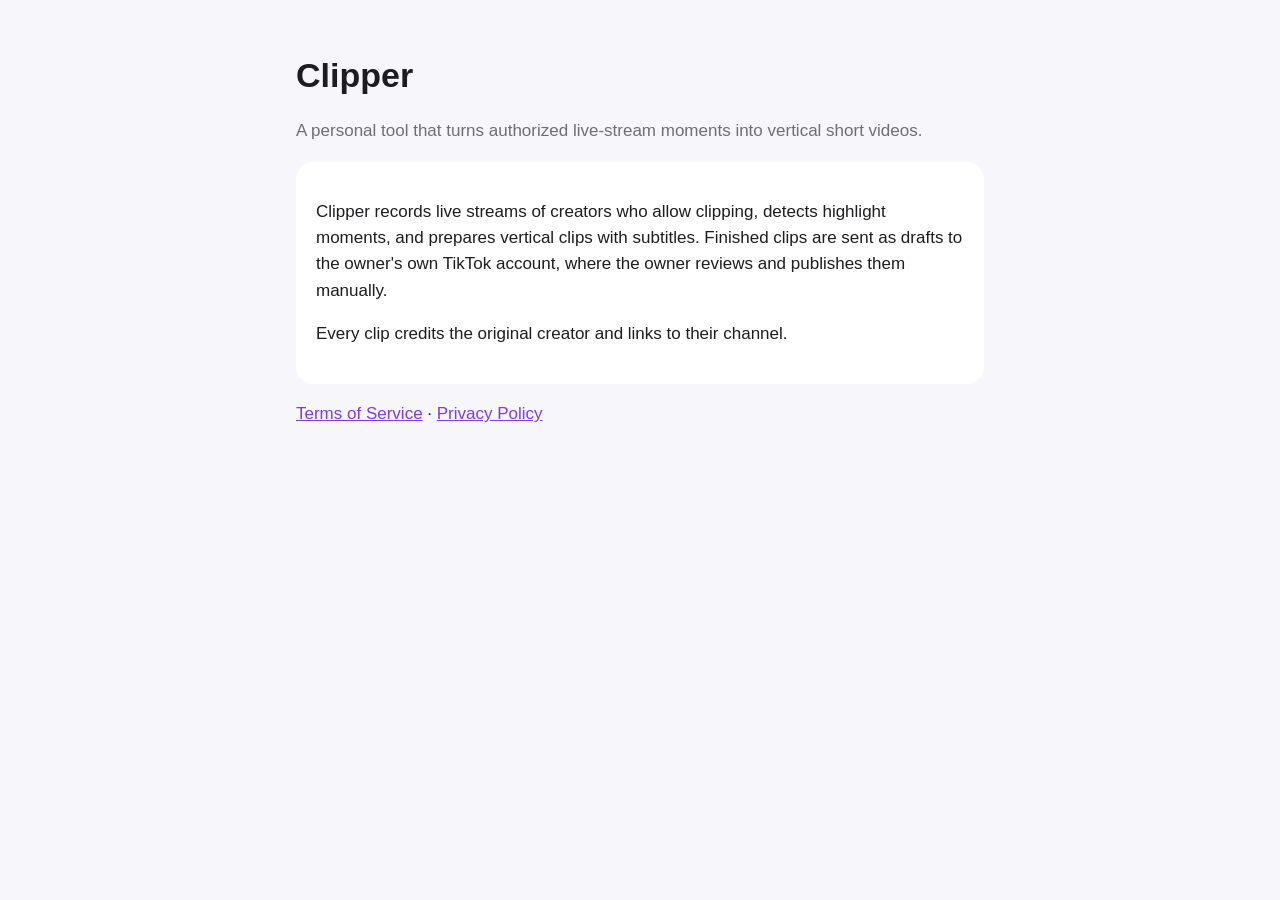
<file: index.html>
<!doctype html>
<html lang="en">
<head>
<meta charset="utf-8">
<meta name="viewport" content="width=device-width, initial-scale=1">
<title>Clipper</title>
<link rel="stylesheet" href="style.css">
</head>
<body>
<main>
  <h1>Clipper</h1>
  <p class="muted">A personal tool that turns authorized live-stream moments into vertical short videos.</p>
  <div class="card">
    <p>Clipper records live streams of creators who allow clipping, detects highlight moments,
    and prepares vertical clips with subtitles. Finished clips are sent as drafts to the owner's
    own TikTok account, where the owner reviews and publishes them manually.</p>
    <p>Every clip credits the original creator and links to their channel.</p>
  </div>
  <p><a href="terms.html">Terms of Service</a> · <a href="privacy.html">Privacy Policy</a></p>
</main>
</body>
</html>
</file>
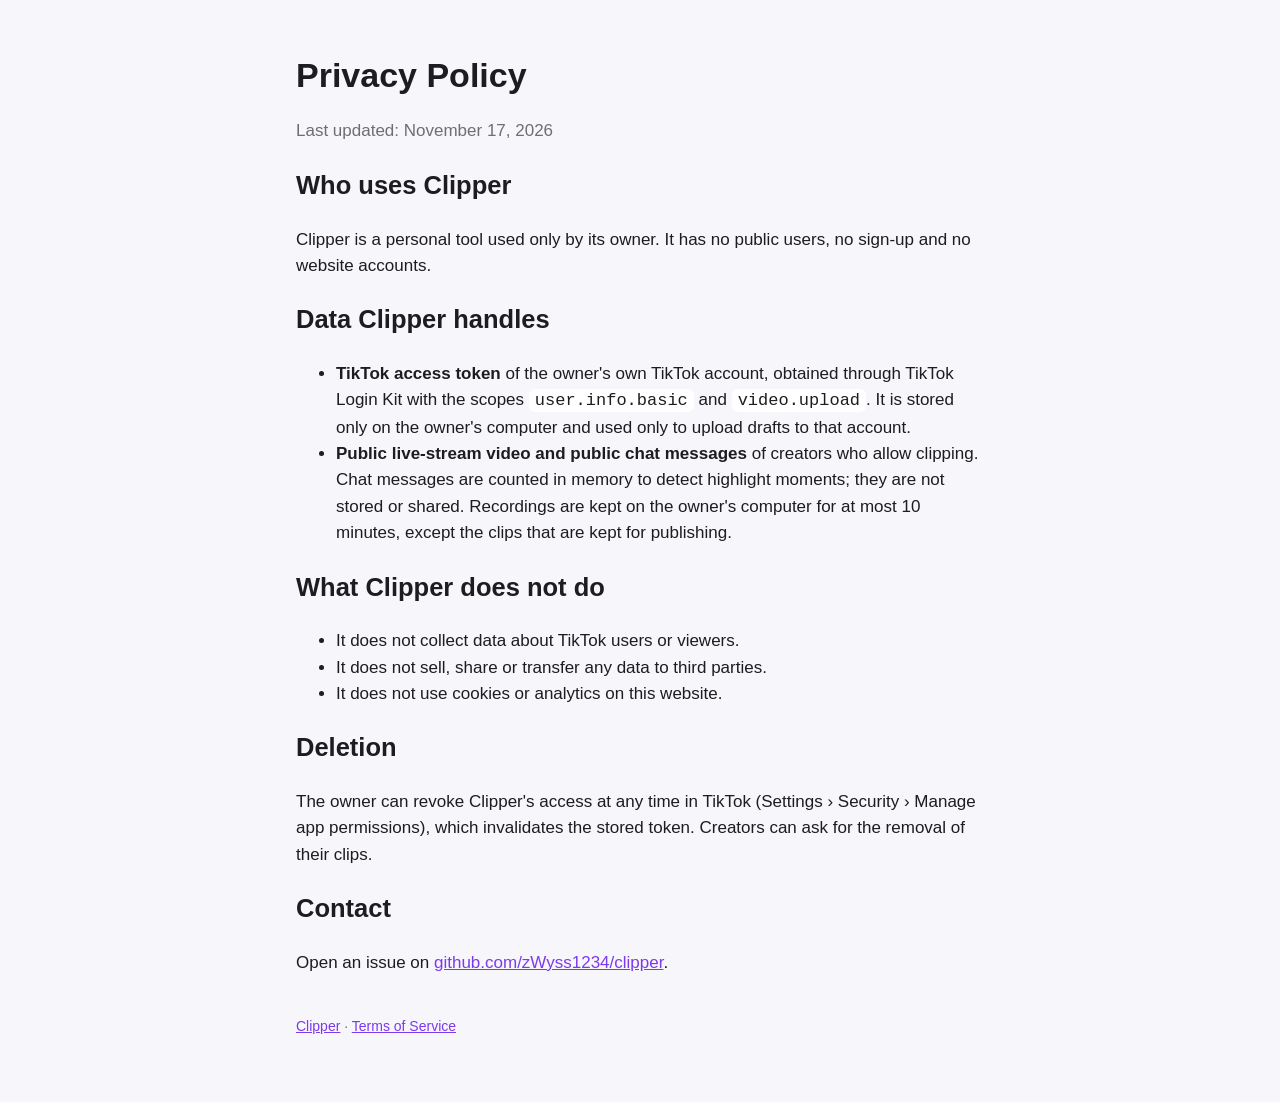
<file: privacy.html>
<!doctype html>
<html lang="en">
<head>
<meta charset="utf-8">
<meta name="viewport" content="width=device-width, initial-scale=1">
<title>Clipper – Privacy Policy</title>
<link rel="stylesheet" href="style.css">
</head>
<body>
<main>
  <h1>Privacy Policy</h1>
  <p class="muted">Last updated: November 17, 2026</p>
  <h2>Who uses Clipper</h2>
  <p>Clipper is a personal tool used only by its owner. It has no public users, no sign-up and no website accounts.</p>
  <h2>Data Clipper handles</h2>
  <ul>
    <li><strong>TikTok access token</strong> of the owner's own TikTok account, obtained through TikTok Login Kit
    with the scopes <code>user.info.basic</code> and <code>video.upload</code>. It is stored only on the owner's
    computer and used only to upload drafts to that account.</li>
    <li><strong>Public live-stream video and public chat messages</strong> of creators who allow clipping.
    Chat messages are counted in memory to detect highlight moments; they are not stored or shared.
    Recordings are kept on the owner's computer for at most 10 minutes, except the clips that are kept for publishing.</li>
  </ul>
  <h2>What Clipper does not do</h2>
  <ul>
    <li>It does not collect data about TikTok users or viewers.</li>
    <li>It does not sell, share or transfer any data to third parties.</li>
    <li>It does not use cookies or analytics on this website.</li>
  </ul>
  <h2>Deletion</h2>
  <p>The owner can revoke Clipper's access at any time in TikTok (Settings › Security › Manage app permissions),
  which invalidates the stored token. Creators can ask for the removal of their clips.</p>
  <h2>Contact</h2>
  <p>Open an issue on <a href="https://github.com/zWyss1234/clipper/issues">github.com/zWyss1234/clipper</a>.</p>
  <footer><a href="index.html">Clipper</a> · <a href="terms.html">Terms of Service</a></footer>
</main>
</body>
</html>
</file>
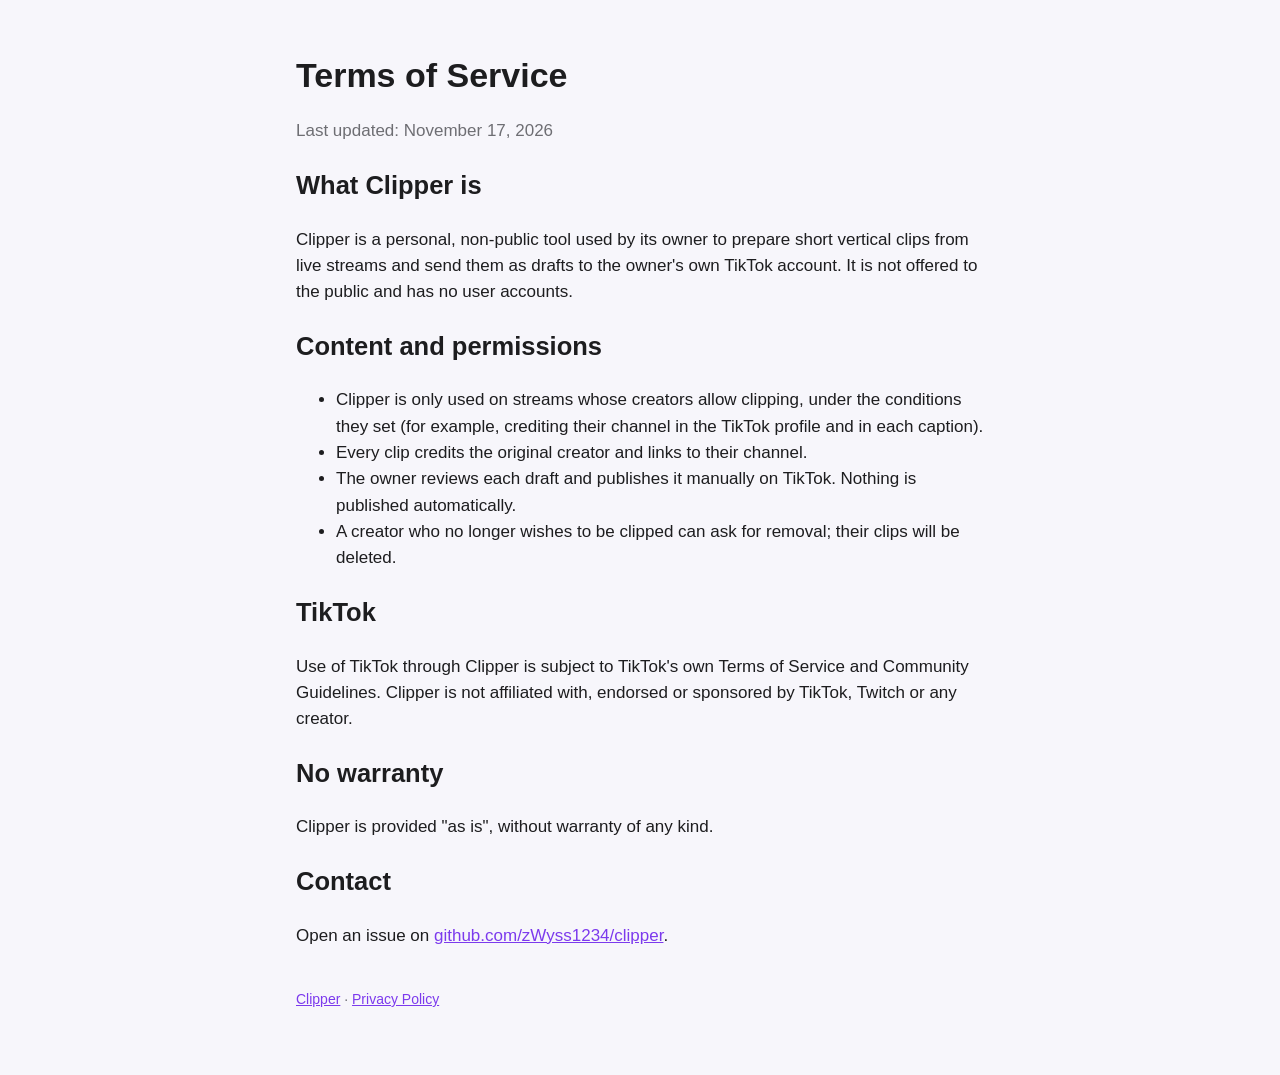
<file: terms.html>
<!doctype html>
<html lang="en">
<head>
<meta charset="utf-8">
<meta name="viewport" content="width=device-width, initial-scale=1">
<title>Clipper – Terms of Service</title>
<link rel="stylesheet" href="style.css">
</head>
<body>
<main>
  <h1>Terms of Service</h1>
  <p class="muted">Last updated: November 17, 2026</p>
  <h2>What Clipper is</h2>
  <p>Clipper is a personal, non-public tool used by its owner to prepare short vertical clips from
  live streams and send them as drafts to the owner's own TikTok account. It is not offered to the public
  and has no user accounts.</p>
  <h2>Content and permissions</h2>
  <ul>
    <li>Clipper is only used on streams whose creators allow clipping, under the conditions they set
    (for example, crediting their channel in the TikTok profile and in each caption).</li>
    <li>Every clip credits the original creator and links to their channel.</li>
    <li>The owner reviews each draft and publishes it manually on TikTok. Nothing is published automatically.</li>
    <li>A creator who no longer wishes to be clipped can ask for removal; their clips will be deleted.</li>
  </ul>
  <h2>TikTok</h2>
  <p>Use of TikTok through Clipper is subject to TikTok's own Terms of Service and Community Guidelines.
  Clipper is not affiliated with, endorsed or sponsored by TikTok, Twitch or any creator.</p>
  <h2>No warranty</h2>
  <p>Clipper is provided "as is", without warranty of any kind.</p>
  <h2>Contact</h2>
  <p>Open an issue on <a href="https://github.com/zWyss1234/clipper/issues">github.com/zWyss1234/clipper</a>.</p>
  <footer><a href="index.html">Clipper</a> · <a href="privacy.html">Privacy Policy</a></footer>
</main>
</body>
</html>
</file>
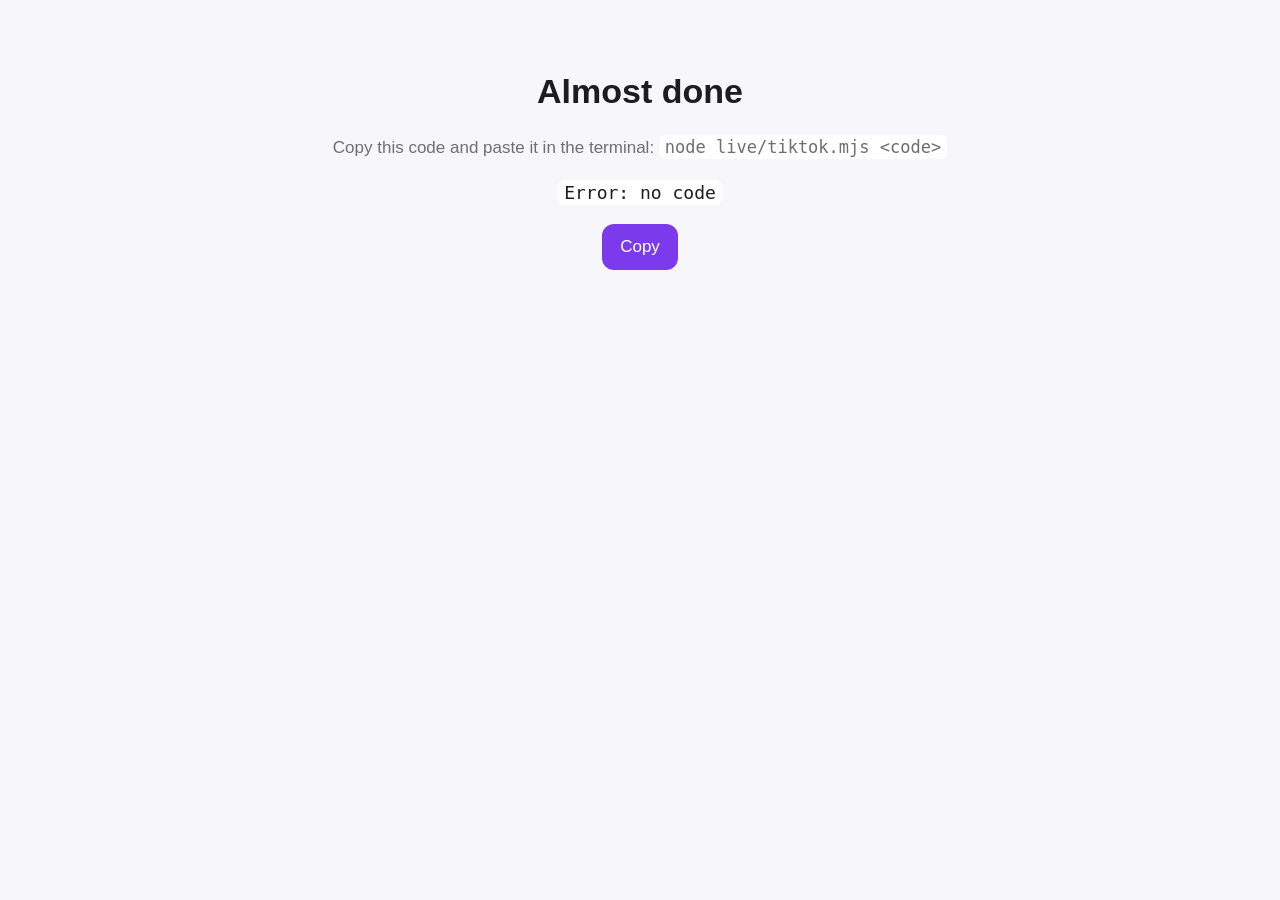
<file: tiktok-callback.html>
<!doctype html>
<html lang="en">
<head>
<meta charset="utf-8">
<meta name="viewport" content="width=device-width, initial-scale=1">
<meta name="robots" content="noindex">
<title>Clipper – TikTok connection</title>
<link rel="stylesheet" href="style.css">
</head>
<body>
<main style="text-align:center;padding:48px 16px">
  <h1>Almost done</h1>
  <p class="muted">Copy this code and paste it in the terminal: <code>node live/tiktok.mjs &lt;code&gt;</code></p>
  <p><code id="code" style="font-size:18px;word-break:break-all"></code></p>
  <button id="copy" style="font:inherit;padding:10px 18px;border-radius:12px;border:0;background:var(--accent);color:#fff">Copy</button>
</main>
<script>
// Shows the one-time code TikTok sends back. Nothing is stored or sent anywhere.
const params = new URLSearchParams(location.search);
const code = params.get("code") || ("Error: " + (params.get("error_description") || params.get("error") || "no code"));
document.getElementById("code").textContent = code;
document.getElementById("copy").onclick = () => navigator.clipboard.writeText(code);
</script>
</body>
</html>
</file>
<file: style.css>
:root { color-scheme: light dark; --accent: #7c3aed; --text: #1d1d1f; --muted: #6e6e73; --bg: #f7f6fb; --card: #ffffff; }
@media (prefers-color-scheme: dark) { :root { --text: #f5f5f7; --muted: #a1a1a6; --bg: #121117; --card: #1d1b24; } }
* { box-sizing: border-box; }
body { margin: 0; font: 17px/1.55 -apple-system, BlinkMacSystemFont, "Segoe UI", sans-serif; color: var(--text); background: var(--bg); }
main { max-width: 720px; margin: 0 auto; padding: 32px 16px 64px; }
h1 { line-height: 1.2; }
.muted { color: var(--muted); }
.card { background: var(--card); border-radius: 18px; padding: 20px; margin: 16px 0; }
a { color: var(--accent); }
code { background: var(--card); padding: 2px 6px; border-radius: 6px; }
footer { margin-top: 40px; font-size: 14px; color: var(--muted); }
</file>
